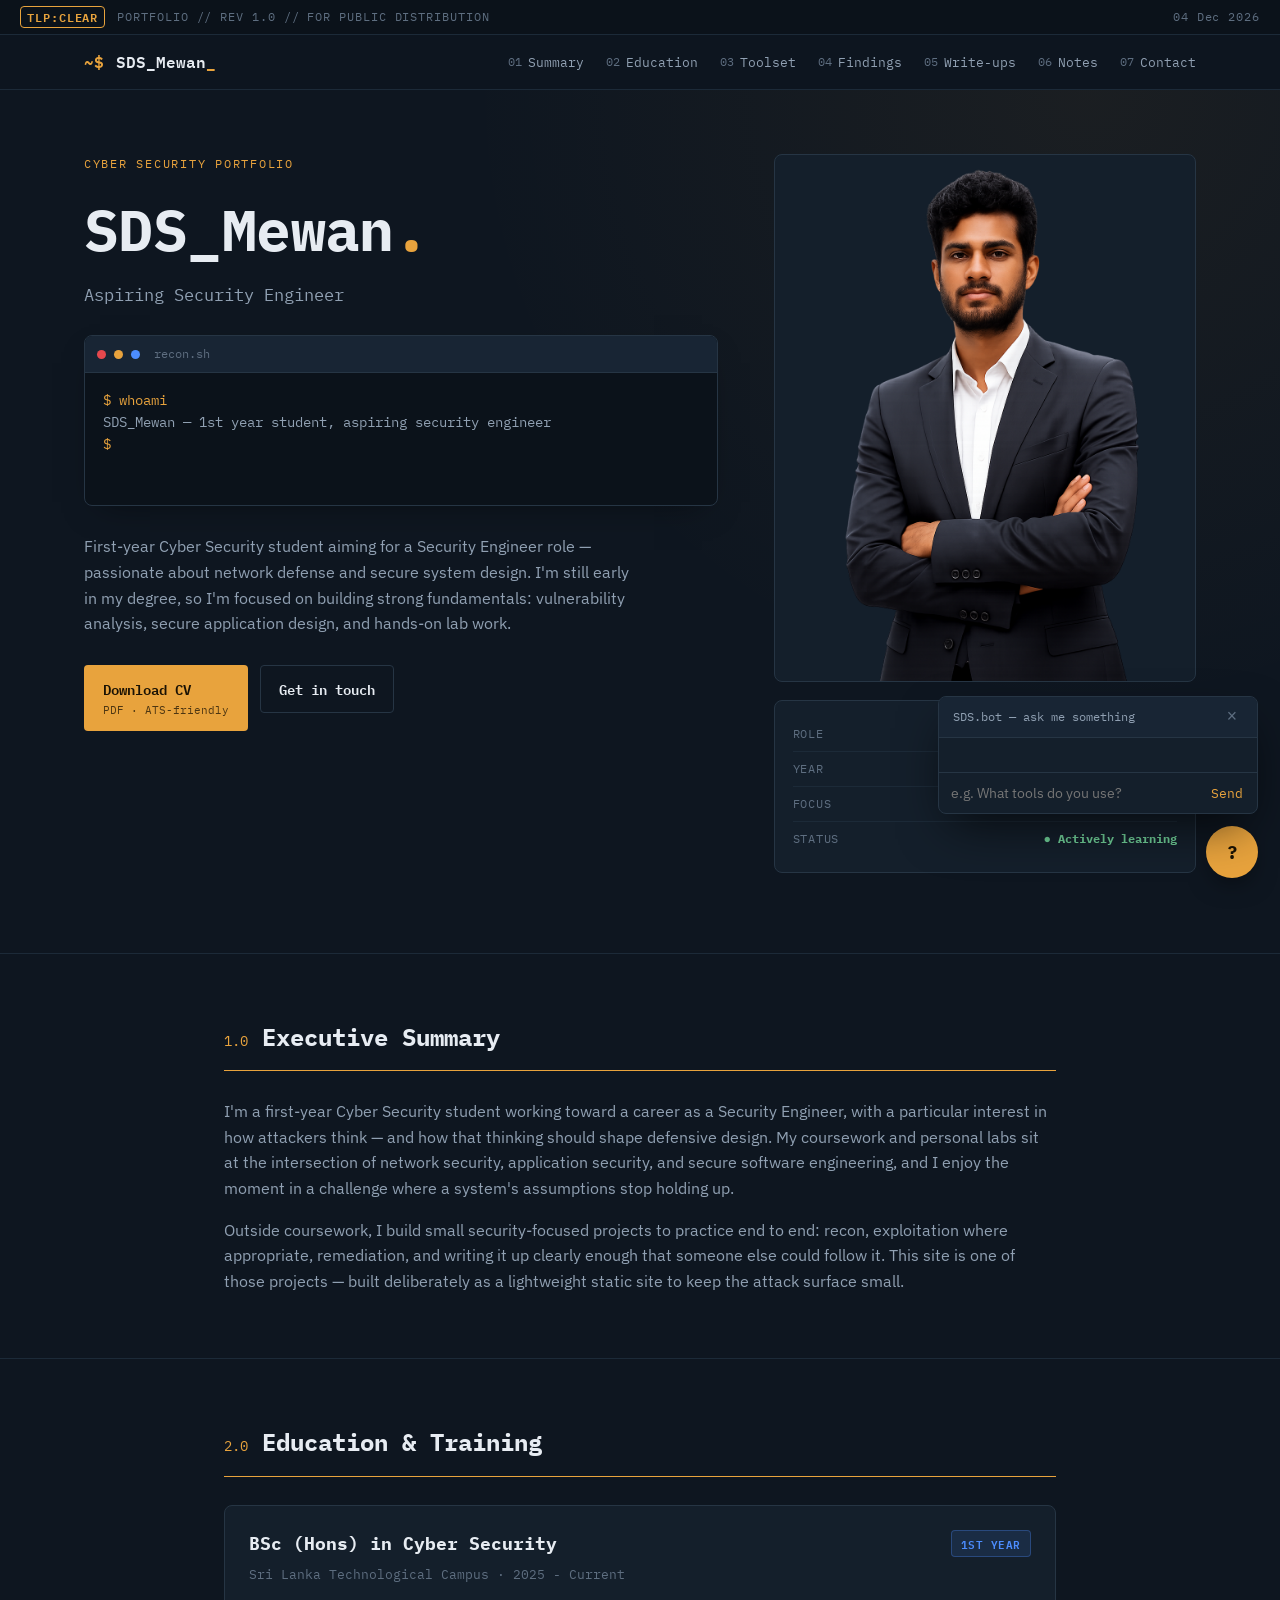
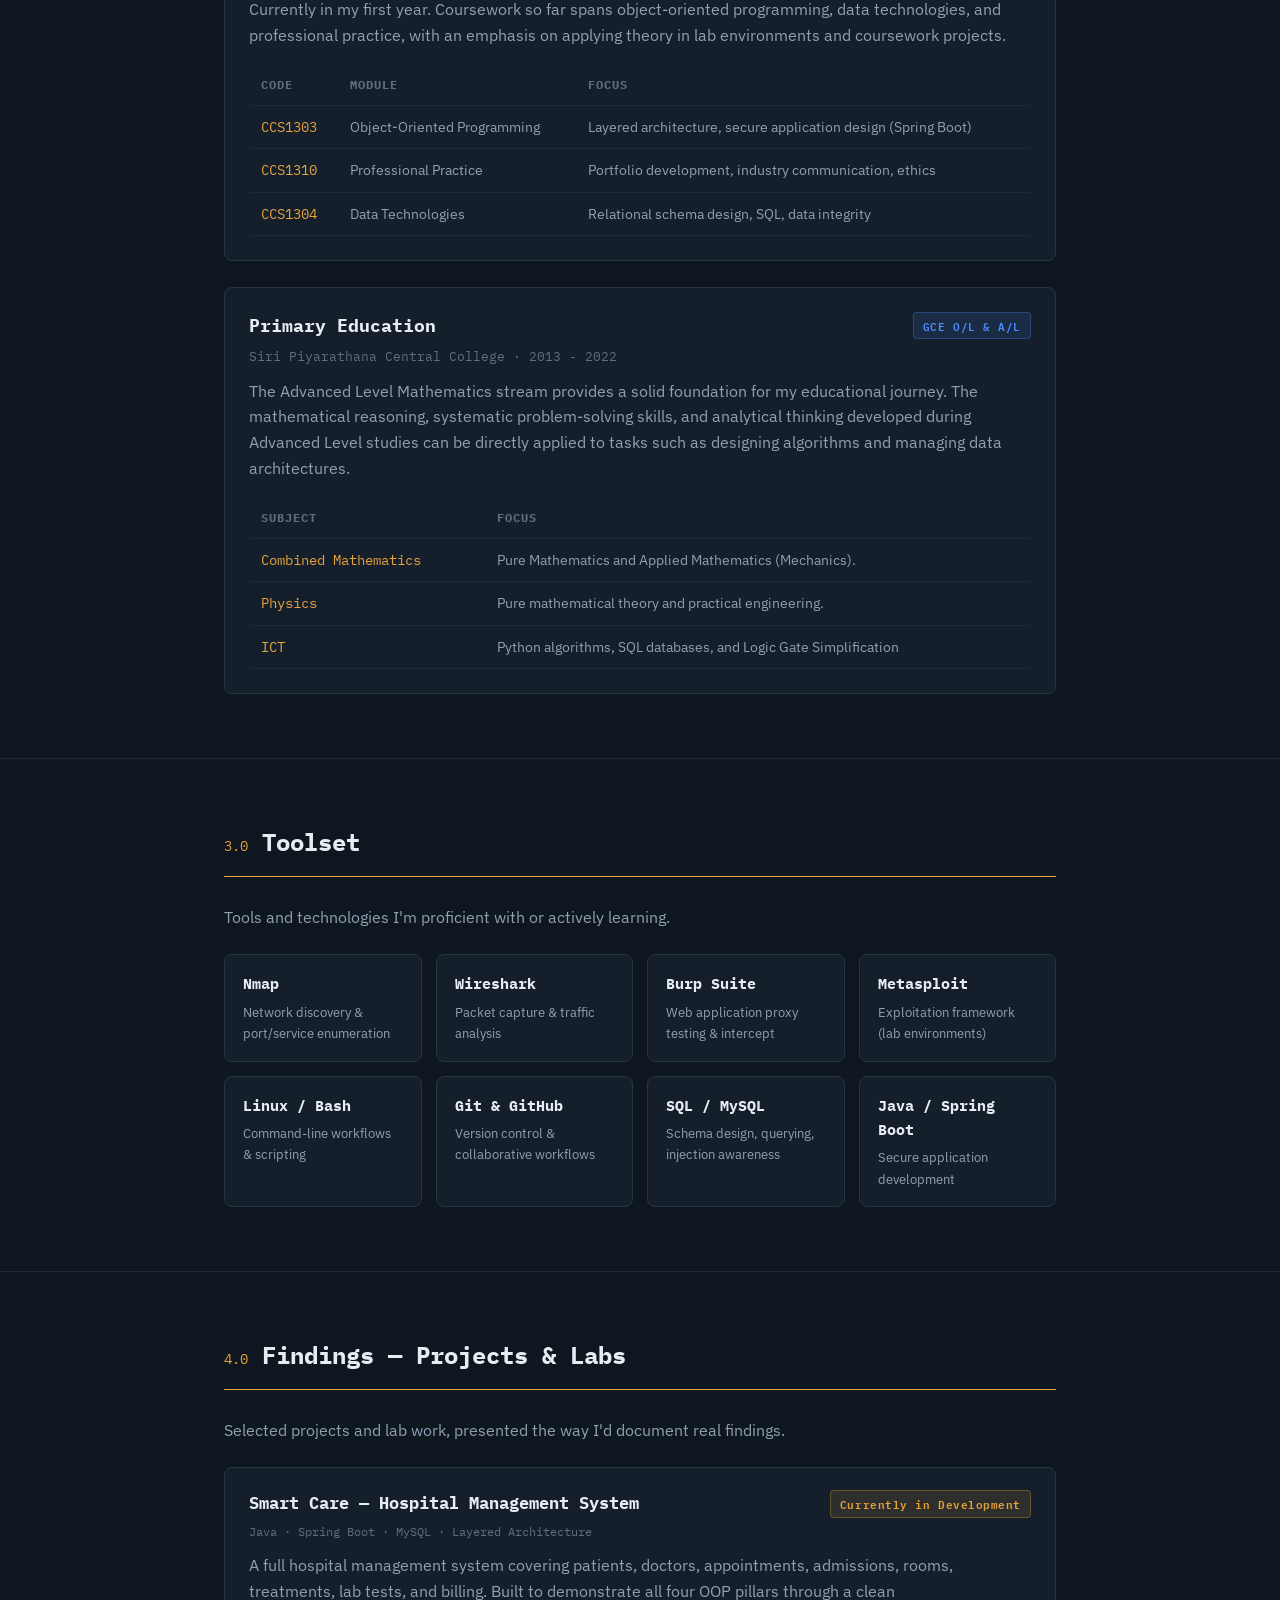
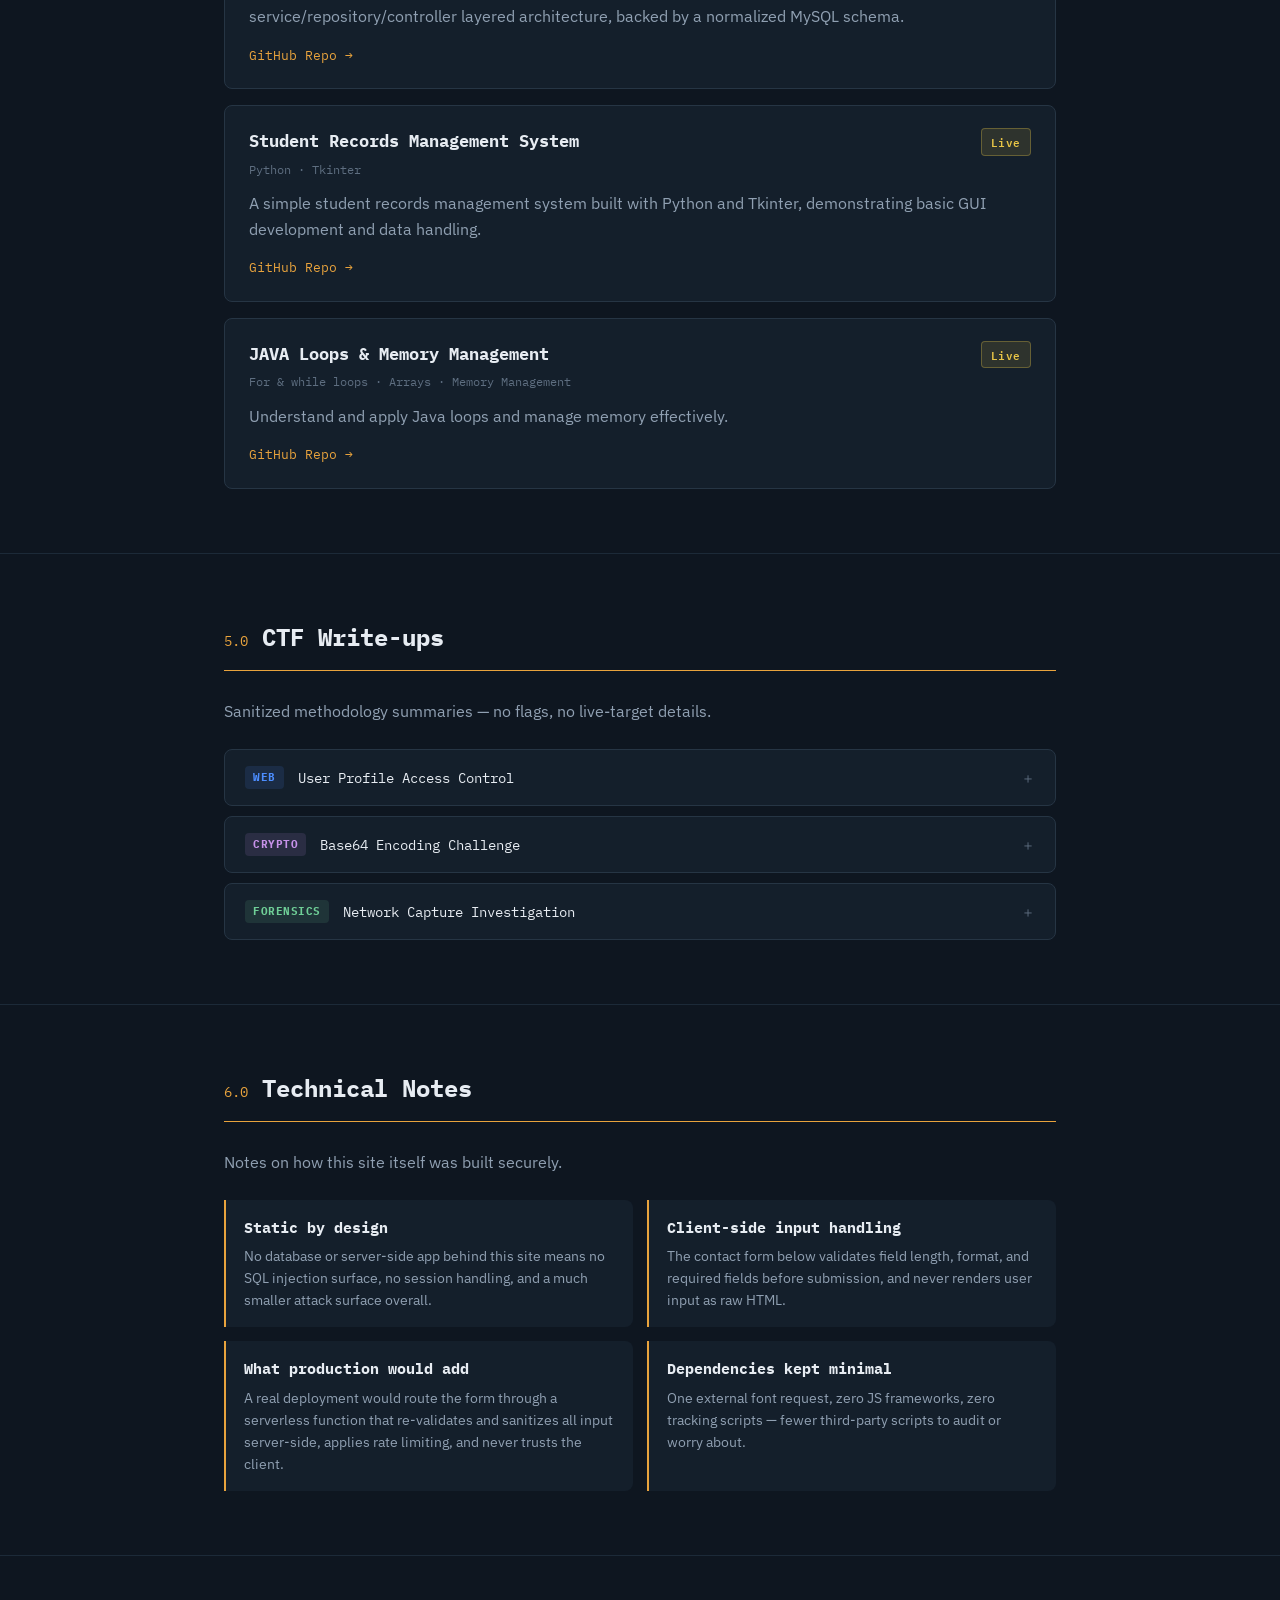
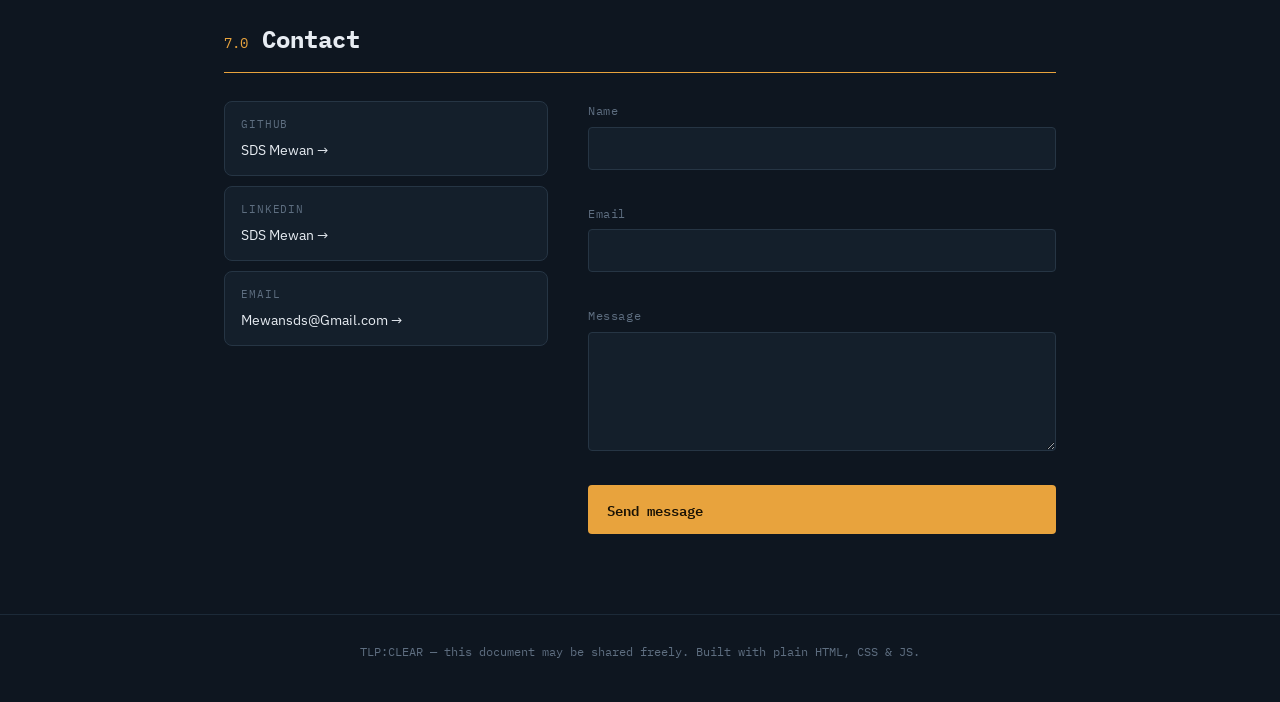
<file: index.html>
<!DOCTYPE html>
<html lang="en">

<head>
  <meta charset="UTF-8">
  <meta name="viewport" content="width=device-width, initial-scale=1.0">
  <title>SDS Mewan — Cyber Security Portfolio</title>
  <meta name="description"
    content="Cyber Security student portfolio — aspiring Security Engineer focused on network defense, secure application design, and hands-on lab work.">
  <link rel="preconnect" href="https://fonts.googleapis.com">
  <link rel="preconnect" href="https://fonts.gstatic.com" crossorigin>
  <link
    href="https://fonts.googleapis.com/css2?family=IBM+Plex+Mono:wght@400;500;600;700&family=IBM+Plex+Sans:wght@400;500;600;700&display=swap"
    rel="stylesheet">
  <link rel="stylesheet" href="css/style.css">
</head>

<body>

  <!-- Classification strip -->
  <div class="tlp-strip">
    <span class="tlp-tag">TLP:CLEAR</span>
    <span class="tlp-text">PORTFOLIO // REV 1.0 // FOR PUBLIC DISTRIBUTION</span>
    <span class="tlp-date" id="tlp-date"></span>
  </div>

  <!-- Nav -->
  <header class="topbar">
    <div class="topbar-inner">
      <a href="#top" class="brand">
        <span class="brand-prompt">~$</span> SDS_Mewan<span class="cursor-blink">_</span>
      </a>
      <button class="nav-toggle" id="navToggle" aria-label="Toggle navigation" aria-expanded="false">
        <span></span><span></span><span></span>
      </button>
      <nav class="nav" id="mainNav">
        <a href="#about"><span class="num">01</span>Summary</a>
        <a href="#education"><span class="num">02</span>Education</a>
        <a href="#toolset"><span class="num">03</span>Toolset</a>
        <a href="#findings"><span class="num">04</span>Findings</a>
        <a href="#writeups"><span class="num">05</span>Write-ups</a>
        <a href="#notes"><span class="num">06</span>Notes</a>
        <a href="#contact"><span class="num">07</span>Contact</a>
      </nav>
    </div>
  </header>

  <!-- Hero -->
  <section class="hero" id="top">
    <div class="hero-inner">
      <div class="hero-text">
        <p class="eyebrow">Cyber Security Portfolio</p>
        <h1>SDS_Mewan<span class="accent-dot">.</span></h1>
        <p class="hero-role">Aspiring Security Engineer</p>

        <div class="terminal" id="heroTerminal" aria-hidden="true">
          <div class="terminal-bar">
            <span class="dot dot-a"></span><span class="dot dot-b"></span><span class="dot dot-c"></span>
            <span class="terminal-title">recon.sh</span>
          </div>
          <div class="terminal-body" id="terminalBody"></div>
        </div>

        <p class="hero-blurb">
          First-year Cyber Security student aiming for a Security Engineer role — passionate about
          network defense and secure system design. I'm still early in my degree, so I'm focused on
          building strong fundamentals: vulnerability analysis, secure application design, and
          hands-on lab work.
        </p>

        <div class="hero-actions">
          <a href="assets/SDS Mewan-CV.pdf" class="btn btn-primary" download>
            Download CV <span class="btn-meta">PDF · ATS-friendly</span>
          </a>
          <a href="#contact" class="btn btn-ghost">Get in touch</a>
        </div>
      </div>

      <div class="hero-photo-wrap">
        <div class="hero-photo">
          <img src="assets/profile-photo.png" alt="Portrait of Sudheera" id="profileImg"
            onerror="this.parentElement.classList.add('photo-fallback')">
          <div class="photo-placeholder-text">Add profile-photo.jpg<br>to /assets</div>
        </div>
        <div class="id-card">
          <div class="id-row"><span>ROLE</span><strong>Security Engineer (Aspiring)</strong></div>
          <div class="id-row"><span>YEAR</span><strong>1st Year Student</strong></div>
          <div class="id-row"><span>FOCUS</span><strong>AppSec · Network Defense</strong></div>
          <div class="id-row"><span>STATUS</span><strong class="status-active">● Actively learning</strong></div>
        </div>
      </div>
    </div>
  </section>

  <main>

    <!-- 01 About -->
    <section class="section" id="about">
      <div class="section-inner">
        <div class="section-head">
          <span class="section-num">1.0</span>
          <h2>Executive Summary</h2>
        </div>
        <div class="section-body">
          <p>
            I'm a first-year Cyber Security student working toward a career as a Security
            Engineer, with a particular interest in how attackers think — and how that thinking
            should shape defensive design. My coursework and personal labs sit at the
            intersection of network security, application security, and secure software
            engineering, and I enjoy the moment in a challenge where a system's assumptions stop
            holding up.
          </p>
          <p>
            Outside coursework, I build small security-focused projects to practice end to end:
            recon, exploitation where appropriate, remediation, and writing it up clearly enough
            that someone else could follow it. This site is one of those projects — built
            deliberately as a lightweight static site to keep the attack surface small.
          </p>
        </div>
      </div>
    </section>

    <!-- 02 Education -->
    <section class="section" id="education">
      <div class="section-inner">
        <div class="section-head">
          <span class="section-num">2.0</span>
          <h2>Education &amp; Training</h2>
        </div>
        <div class="section-body">
          <div class="edu-card">
            <div class="edu-top">
              <div>
                <h3>BSc (Hons) in Cyber Security</h3>
                <p class="edu-sub">Sri Lanka Technological Campus · 2025 - Current</p>
              </div>
              <span class="tag tag-low">1ST YEAR</span>
            </div>
            <p class="edu-desc">
              Currently in my first year. Coursework so far spans object-oriented programming,
              data technologies, and professional practice, with an emphasis on applying theory
              in lab environments and coursework projects.
            </p>
            <table class="module-table">
              <thead>
                <tr>
                  <th>Code</th>
                  <th>Module</th>
                  <th>Focus</th>
                </tr>
              </thead>
              <tbody>
                <tr>
                  <td>CCS1303</td>
                  <td>Object-Oriented Programming</td>
                  <td>Layered architecture, secure application design (Spring Boot)</td>
                </tr>
                <tr>
                  <td>CCS1310</td>
                  <td>Professional Practice</td>
                  <td>Portfolio development, industry communication, ethics</td>
                </tr>
                <tr>
                  <td>CCS1304</td>
                  <td>Data Technologies</td>
                  <td>Relational schema design, SQL, data integrity</td>
                </tr>
              </tbody>
            </table>
          </div>
        </div>

        <br>

        <div class="section-body">
          <div class="edu-card">
            <div class="edu-top">
              <div>
                <h3>Primary Education</h3>
                <p class="edu-sub">Siri Piyarathana Central College · 2013 - 2022</p>
              </div>
              <span class="tag tag-low">GCE O/L & A/L</span>
            </div>
            <p class="edu-desc">
              The Advanced Level Mathematics stream provides a solid foundation for my educational journey. The
              mathematical reasoning, systematic problem-solving skills, and analytical thinking developed during
              Advanced Level studies can be directly applied to tasks such as designing algorithms and managing data
              architectures.
            <table class="module-table">
              <thead>
                <tr>

                  <th>SUBJECT</th>
                  <th>Focus</th>
                </tr>
              </thead>
              <tbody>
                <tr>

                  <td>Combined Mathematics</td>
                  <td>Pure Mathematics and Applied Mathematics (Mechanics).</td>
                </tr>
                <tr>

                  <td>Physics</td>
                  <td>Pure mathematical theory and practical engineering.</td>
                </tr>
                <tr>

                  <td>ICT</td>
                  <td> Python algorithms, SQL databases, and Logic Gate Simplification</td>
                </tr>
              </tbody>
            </table>
          </div>
        </div>
      </div>
    </section>

    <!-- 03 Toolset -->
    <section class="section" id="toolset">
      <div class="section-inner">
        <div class="section-head">
          <span class="section-num">3.0</span>
          <h2>Toolset</h2>
        </div>
        <div class="section-body">
          <p class="section-lead">Tools and technologies I'm proficient with or actively learning.</p>
          <div class="tool-grid">
            <div class="tool-card">
              <h4>Nmap</h4>
              <p>Network discovery &amp; port/service enumeration</p>
            </div>
            <div class="tool-card">
              <h4>Wireshark</h4>
              <p>Packet capture &amp; traffic analysis</p>
            </div>
            <div class="tool-card">
              <h4>Burp Suite</h4>
              <p>Web application proxy testing &amp; intercept</p>
            </div>
            <div class="tool-card">
              <h4>Metasploit</h4>
              <p>Exploitation framework (lab environments)</p>
            </div>
            <div class="tool-card">
              <h4>Linux / Bash</h4>
              <p>Command-line workflows &amp; scripting</p>
            </div>
            <div class="tool-card">
              <h4>Git &amp; GitHub</h4>
              <p>Version control &amp; collaborative workflows</p>
            </div>
            <div class="tool-card">
              <h4>SQL / MySQL</h4>
              <p>Schema design, querying, injection awareness</p>
            </div>
            <div class="tool-card">
              <h4>Java / Spring Boot</h4>
              <p>Secure application development</p>
            </div>
          </div>
        </div>
      </div>
    </section>

    <!-- 04 Findings / Projects -->
    <section class="section" id="findings">
      <div class="section-inner">
        <div class="section-head">
          <span class="section-num">4.0</span>
          <h2>Findings — Projects &amp; Labs</h2>
        </div>
        <div class="section-body">
          <p class="section-lead">Selected projects and lab work, presented the way I'd document real findings.</p>

          <div class="finding-card">
            <div class="finding-top">
              <h3>Smart Care — Hospital Management System</h3>
              <span class="tag tag-high">Currently in Development</span>
            </div>
            <p class="finding-meta">Java · Spring Boot · MySQL · Layered Architecture</p>
            <p>
              A full hospital management system covering patients, doctors, appointments,
              admissions, rooms, treatments, lab tests, and billing. Built to demonstrate all
              four OOP pillars through a clean service/repository/controller layered
              architecture, backed by a normalized MySQL schema.
            </p>
            <div class="finding-links">
              <a href="https://github.com/SDSMewan/Smart-Care-Hospital-Management-System" class="pill-link">GitHub Repo
                →</a>
            </div>
          </div>

          <div class="finding-card">
            <div class="finding-top">
              <h3>Student Records Management System</h3>
              <span class="tag tag-medium">Live</span>
            </div>
            <p class="finding-meta">Python · Tkinter</p>
            <p>A simple student records management system built with Python and Tkinter, demonstrating basic GUI
              development and data handling.</p>
            <div class="finding-links">
              <a href="https://github.com/SDSMewan/Student-Management-System" class="pill-link">GitHub Repo →</a>
            </div>
          </div>

          <div class="finding-card">
            <div class="finding-top">
              <h3>JAVA Loops & Memory Management</h3>
              <span class="tag tag-medium">Live</span>
            </div>
            <p class="finding-meta">For & while loops · Arrays · Memory Management</p>
            <p>Understand and apply Java loops and manage memory effectively.</p>
            <div class="finding-links">
              <a href="https://github.com/SDSMewan/JAVA-Loops-Memory-Management" class="pill-link">GitHub Repo →</a>
            </div>
          </div>
        </div>
      </div>
    </section>

    <!-- 05 CTF Write-ups -->
    <section class="section" id="writeups">
      <div class="section-inner">
        <div class="section-head">
          <span class="section-num">5.0</span>
          <h2>CTF Write-ups</h2>
        </div>
        <div class="section-body">
          <p class="section-lead">Sanitized methodology summaries — no flags, no live-target details.</p>

          <div class="writeup-list">
            <details class="writeup">
              <summary>
                <span class="cat cat-web">WEB</span>
                <span class="writeup-title">User Profile Access Control</span>
                <span class="writeup-toggle">＋</span>
              </summary>
              <div class="writeup-body">
                <p><strong>Objective:</strong> Determine whether user profile information was properly protected and
                  identify any unauthorized access issues.</p>
                <p><strong>Approach:</strong> Reviewed the application's authentication flow and examined how profile
                  pages were accessed after logging in. Observed how different user accounts interacted with the same
                  feature and compared responses while staying within the challenge environment.
                  Focused on identifying inconsistencies in authorization rather than attempting to exploit real
                  systems.</p>
                <p><strong>Outcome:</strong> Learned how <b>Broken Access Control (IDOR - Insecure Direct Object
                    Reference)</b> can occur when applications verify authentication but fail to enforce proper
                  authorization.
                  The challenge reinforced the importance of server-side permission checks.</p>
              </div>
            </details>

            <details class="writeup">
              <summary>
                <span class="cat cat-crypto">CRYPTO</span>
                <span class="writeup-title">Base64 Encoding Challenge</span>
                <span class="writeup-toggle">＋</span>
              </summary>
              <div class="writeup-body">
                <p><strong>Objective:</strong> Determine the original message from an encoded string.</p>
                <p><strong>Approach:</strong> Recognized the format as a common text encoding rather than encryption.
                  Used standard decoding techniques to recover the original content and verified the output for
                  consistency.</p>
                <p><strong>Outcome:</strong> Improved understanding of the difference between <b>encoding</b>,
                  <b>encryption</b>, and
                  <b>hashing</b>. Learned that Base64 is designed for data representation and does not provide
                  confidentiality.
                </p>
              </div>
            </details>

            <details class="writeup">
              <summary>
                <span class="cat cat-forensics">FORENSICS</span>
                <span class="writeup-title">Network Capture Investigation</span>
                <span class="writeup-toggle">＋</span>
              </summary>
              <div class="writeup-body">
                <p><strong>Objective:</strong> Analyze a packet capture (PCAP) file to identify significant network
                  activity.</p>
                <p><strong>Approach:</strong> Reviewed captured network traffic, identified relevant protocols, and
                  examined communication patterns within the challenge dataset. Focused on understanding the sequence of
                  events rather than performing active exploitation.</p>
                <p><strong>Outcome:</strong> Developed skills in <b>network traffic</b> analysis and learned how packet
                  captures can help reconstruct events during an investigation. The challenge reinforced the value of
                  protocol analysis and systematic evidence review in digital forensics.</p>
              </div>
            </details>
          </div>
        </div>
      </div>
    </section>

    <!-- 06 Technical Notes -->
    <section class="section" id="notes">
      <div class="section-inner">
        <div class="section-head">
          <span class="section-num">6.0</span>
          <h2>Technical Notes</h2>
        </div>
        <div class="section-body">
          <p class="section-lead">Notes on how this site itself was built securely.</p>
          <div class="notes-grid">
            <div class="note-card">
              <h4>Static by design</h4>
              <p>No database or server-side app behind this site means no SQL injection surface, no session handling,
                and a much smaller attack surface overall.</p>
            </div>
            <div class="note-card">
              <h4>Client-side input handling</h4>
              <p>The contact form below validates field length, format, and required fields before submission, and never
                renders user input as raw HTML.</p>
            </div>
            <div class="note-card">
              <h4>What production would add</h4>
              <p>A real deployment would route the form through a serverless function that re-validates and sanitizes
                all input server-side, applies rate limiting, and never trusts the client.</p>
            </div>
            <div class="note-card">
              <h4>Dependencies kept minimal</h4>
              <p>One external font request, zero JS frameworks, zero tracking scripts — fewer third-party scripts to
                audit or worry about.</p>
            </div>
          </div>
        </div>
      </div>
    </section>

    <!-- 07 Contact -->
    <section class="section" id="contact">
      <div class="section-inner">
        <div class="section-head">
          <span class="section-num">7.0</span>
          <h2>Contact</h2>
        </div>
        <div class="section-body">
          <div class="contact-grid">
            <div class="contact-links">
              <a class="contact-link" href="https://github.com/SDSMewan" target="_blank" rel="noopener noreferrer">
                <span class="cl-label">GitHub</span>
                <span class="cl-value">SDS Mewan →</span>
              </a>
              <a class="contact-link" href="https://www.linkedin.com/in/sds-mewan/" target="_blank"
                rel="noopener noreferrer">
                <span class="cl-label">LinkedIn</span>
                <span class="cl-value">SDS Mewan →</span>
              </a>
              <a class="contact-link" href="mailto:SDSMewan@gmail.com">
                <span class="cl-label">Email</span>
                <span class="cl-value">Mewansds@Gmail.com →</span>
              </a>
            </div>

            <form class="contact-form" id="contactForm" novalidate>
              <div class="form-row">
                <label for="cf-name">Name</label>
                <input type="text" id="cf-name" name="name" maxlength="80" required>
                <span class="form-error" id="err-name"></span>
              </div>
              <div class="form-row">
                <label for="cf-email">Email</label>
                <input type="email" id="cf-email" name="email" maxlength="120" required>
                <span class="form-error" id="err-email"></span>
              </div>
              <div class="form-row">
                <label for="cf-message">Message</label>
                <textarea id="cf-message" name="message" maxlength="1000" rows="5" required></textarea>
                <span class="form-error" id="err-message"></span>
              </div>
              <button type="submit" class="btn btn-primary">Send message</button>
              <p class="form-note" id="formNote"></p>
            </form>
          </div>
        </div>
      </div>
    </section>

  </main>

  <!-- SDS.bot chatbot -->
  <div class="chat-widget" id="chatWidget">
    <button class="chat-toggle" id="chatToggle" aria-label="Open FAQ assistant">
      <span class="chat-toggle-icon">?</span>
    </button>
    <div class="chat-panel" id="chatPanel" hidden>
      <div class="chat-header">
        <span>SDS.bot — ask me something</span>
        <button id="chatClose" aria-label="Close">×</button>
      </div>
      <div class="chat-log" id="chatLog"></div>
      <div class="chat-suggestions" id="chatSuggestions"></div>
      <form class="chat-input-row" id="chatForm">
        <input type="text" id="chatInput" maxlength="120" placeholder="e.g. What tools do you use?" autocomplete="off">
        <button type="submit">Send</button>
      </form>
    </div>
  </div>

  <footer class="site-footer">
    <p>TLP:CLEAR — this document may be shared freely. Built with plain HTML, CSS &amp; JS.</p>
  </footer>

  <script src="js/main.js"></script>
</body>

</html>
</file>
<file: css/style.css>
/* ============================================
   TOKENS
   ============================================ */
:root {
  --bg: #0E1620;
  --bg-alt: #0B121A;
  --panel: #141F2B;
  --panel-2: #182534;
  --border: #263544;
  --border-soft: #1C2A38;

  --text: #E7ECF2;
  --text-muted: #90A0B2;
  --text-faint: #5E6E80;

  --accent: #E8A33D;
  --accent-soft: rgba(232, 163, 61, 0.12);
  --accent-strong: #F2B255;

  --sev-critical: #E5484D;
  --sev-high: #E8A33D;
  --sev-medium: #E8C547;
  --sev-low: #4C8DFF;

  --mono: 'IBM Plex Mono', 'SFMono-Regular', Consolas, monospace;
  --sans: 'IBM Plex Sans', -apple-system, BlinkMacSystemFont, 'Segoe UI', sans-serif;

  --radius-sm: 4px;
  --radius-md: 8px;
  --content-w: 880px;
}

* { box-sizing: border-box; }
html { scroll-behavior: smooth; }

body {
  margin: 0;
  background: var(--bg);
  color: var(--text);
  font-family: var(--sans);
  line-height: 1.6;
  -webkit-font-smoothing: antialiased;
}

@media (prefers-reduced-motion: reduce) {
  html { scroll-behavior: auto; }
  * { animation-duration: 0.001ms !important; animation-iteration-count: 1 !important; transition-duration: 0.001ms !important; }
}

a { color: inherit; text-decoration: none; }
h1, h2, h3, h4 { font-family: var(--mono); margin: 0; }
p { margin: 0 0 1em; color: var(--text-muted); }
p:last-child { margin-bottom: 0; }

:focus-visible {
  outline: 2px solid var(--accent);
  outline-offset: 2px;
  border-radius: 2px;
}

/* ============================================
   TLP STRIP
   ============================================ */
.tlp-strip {
  background: var(--bg-alt);
  border-bottom: 1px solid var(--border-soft);
  font-family: var(--mono);
  font-size: 0.72rem;
  letter-spacing: 0.08em;
  padding: 6px 20px;
  display: flex;
  align-items: center;
  gap: 12px;
  color: var(--text-faint);
  flex-wrap: wrap;
}
.tlp-tag {
  color: var(--accent);
  font-weight: 600;
  border: 1px solid var(--accent);
  padding: 1px 6px;
  border-radius: var(--radius-sm);
}
.tlp-date { margin-left: auto; }

/* ============================================
   TOPBAR
   ============================================ */
.topbar {
  position: sticky;
  top: 0;
  z-index: 100;
  background: rgba(14, 22, 32, 0.9);
  backdrop-filter: blur(8px);
  border-bottom: 1px solid var(--border-soft);
}
.topbar-inner {
  max-width: 1160px;
  margin: 0 auto;
  padding: 14px 24px;
  display: flex;
  align-items: center;
  justify-content: space-between;
}
.brand {
  font-family: var(--mono);
  font-weight: 600;
  font-size: 1rem;
  color: var(--text);
}
.brand-prompt { color: var(--accent); margin-right: 2px; }
.cursor-blink {
  color: var(--accent);
  animation: blink 1.1s steps(1) infinite;
}
@keyframes blink { 50% { opacity: 0; } }

.nav {
  display: flex;
  gap: 22px;
}
.nav a {
  font-family: var(--mono);
  font-size: 0.82rem;
  color: var(--text-muted);
  display: flex;
  align-items: center;
  gap: 6px;
  transition: color 0.15s ease;
}
.nav a:hover { color: var(--accent); }
.nav .num { color: var(--text-faint); font-size: 0.72rem; }

.nav-toggle {
  display: none;
  flex-direction: column;
  gap: 4px;
  background: none;
  border: none;
  cursor: pointer;
  padding: 6px;
}
.nav-toggle span {
  width: 20px;
  height: 2px;
  background: var(--text);
  display: block;
}

/* ============================================
   HERO
   ============================================ */
.hero {
  border-bottom: 1px solid var(--border-soft);
  background:
    radial-gradient(circle at 85% 0%, rgba(232,163,61,0.06), transparent 45%),
    var(--bg);
}
.hero-inner {
  max-width: 1160px;
  margin: 0 auto;
  padding: 64px 24px 80px;
  display: grid;
  grid-template-columns: 1.35fr 0.9fr;
  gap: 56px;
  align-items: start;
}
.eyebrow {
  font-family: var(--mono);
  color: var(--accent);
  font-size: 0.78rem;
  letter-spacing: 0.14em;
  text-transform: uppercase;
  margin-bottom: 10px;
}
.hero-text h1 {
  font-size: clamp(2.4rem, 5vw, 3.6rem);
  font-weight: 700;
  letter-spacing: -0.01em;
}
.accent-dot { color: var(--accent); }
.hero-role {
  font-family: var(--mono);
  color: var(--text-muted);
  font-size: 1.05rem;
  margin-top: 6px;
  margin-bottom: 26px;
}

.terminal {
  background: var(--bg-alt);
  border: 1px solid var(--border);
  border-radius: var(--radius-md);
  overflow: hidden;
  margin-bottom: 28px;
  box-shadow: 0 12px 32px -16px rgba(0,0,0,0.5);
}
.terminal-bar {
  display: flex;
  align-items: center;
  gap: 8px;
  padding: 9px 12px;
  background: var(--panel-2);
  border-bottom: 1px solid var(--border);
}
.dot { width: 9px; height: 9px; border-radius: 50%; display: inline-block; }
.dot-a { background: var(--sev-critical); }
.dot-b { background: var(--sev-high); }
.dot-c { background: var(--sev-low); }
.terminal-title {
  font-family: var(--mono);
  font-size: 0.72rem;
  color: var(--text-faint);
  margin-left: 6px;
}
.terminal-body {
  font-family: var(--mono);
  font-size: 0.86rem;
  padding: 16px 18px;
  min-height: 132px;
  color: #B8E6C1;
}
.terminal-body .line { display: block; white-space: pre-wrap; }
.terminal-body .prompt { color: var(--accent); }
.terminal-body .result { color: var(--text-muted); }

.hero-blurb { max-width: 56ch; }

.hero-actions {
  display: flex;
  gap: 12px;
  margin-top: 28px;
  flex-wrap: wrap;
}
.btn {
  font-family: var(--mono);
  font-size: 0.85rem;
  font-weight: 600;
  padding: 12px 18px;
  border-radius: var(--radius-sm);
  display: inline-flex;
  flex-direction: column;
  gap: 2px;
  border: 1px solid transparent;
  cursor: pointer;
  transition: transform 0.12s ease, border-color 0.12s ease, background 0.12s ease;
}
.btn:hover { transform: translateY(-1px); }
.btn-primary { background: var(--accent); color: #1A1204; }
.btn-primary:hover { background: var(--accent-strong); }
.btn-meta { font-size: 0.66rem; font-weight: 400; opacity: 0.75; text-transform: none; letter-spacing: 0; }
.btn-ghost {
  border-color: var(--border);
  color: var(--text);
  background: transparent;
  align-self: flex-start;
  justify-content: center;
}
.btn-ghost:hover { border-color: var(--accent); color: var(--accent); }

.hero-photo-wrap { display: flex; flex-direction: column; gap: 18px; }
.hero-photo {
  aspect-ratio: 4 / 5;
  border-radius: var(--radius-md);
  border: 1px solid var(--border);
  overflow: hidden;
  position: relative;
  background: var(--panel);
}
.hero-photo img { width: 100%; height: 100%; object-fit: cover; display: block; }
.photo-placeholder-text {
  display: none;
  position: absolute;
  inset: 0;
  align-items: center;
  justify-content: center;
  text-align: center;
  font-family: var(--mono);
  font-size: 0.78rem;
  color: var(--text-faint);
  padding: 20px;
  line-height: 1.5;
}
.photo-fallback img { display: none; }
.photo-fallback .photo-placeholder-text { display: flex; }

.id-card {
  border: 1px solid var(--border);
  border-radius: var(--radius-md);
  background: var(--panel);
  padding: 16px 18px;
  font-family: var(--mono);
  font-size: 0.78rem;
}
.id-row {
  display: flex;
  justify-content: space-between;
  padding: 7px 0;
  border-bottom: 1px solid var(--border-soft);
}
.id-row:last-child { border-bottom: none; }
.id-row span { color: var(--text-faint); letter-spacing: 0.06em; }
.status-active { color: #6FCF97; }

/* ============================================
   SECTIONS
   ============================================ */
.section { border-bottom: 1px solid var(--border-soft); }
.section-inner {
  max-width: var(--content-w);
  margin: 0 auto;
  padding: 64px 24px;
}
.section-head {
  display: flex;
  align-items: baseline;
  gap: 14px;
  margin-bottom: 28px;
  border-bottom: 1px solid var(--accent);
  padding-bottom: 14px;
}
.section-num {
  font-family: var(--mono);
  color: var(--accent);
  font-size: 0.9rem;
}
.section-head h2 { font-size: 1.5rem; }
.section-lead { color: var(--text-muted); margin-bottom: 24px; }

/* Education */
.edu-card {
  background: var(--panel);
  border: 1px solid var(--border);
  border-radius: var(--radius-md);
  padding: 24px;
}
.edu-top { display: flex; justify-content: space-between; align-items: flex-start; gap: 16px; margin-bottom: 12px; flex-wrap: wrap; }
.edu-top h3 { font-size: 1.1rem; }
.edu-sub { font-family: var(--mono); font-size: 0.82rem; color: var(--text-faint); margin: 6px 0 0; }
.edu-desc { margin-top: 12px; }

.module-table { width: 100%; border-collapse: collapse; margin-top: 18px; font-size: 0.88rem; }
.module-table th, .module-table td { text-align: left; padding: 10px 12px; border-bottom: 1px solid var(--border-soft); }
.module-table th { font-family: var(--mono); font-size: 0.72rem; letter-spacing: 0.08em; color: var(--text-faint); text-transform: uppercase; }
.module-table td:first-child { font-family: var(--mono); color: var(--accent); white-space: nowrap; }
.module-table td { color: var(--text-muted); }

/* Tags */
.tag {
  font-family: var(--mono);
  font-size: 0.68rem;
  font-weight: 600;
  letter-spacing: 0.05em;
  padding: 4px 9px;
  border-radius: var(--radius-sm);
  white-space: nowrap;
  border: 1px solid transparent;
}
.tag-critical { color: var(--sev-critical); background: rgba(229,72,77,0.12); border-color: rgba(229,72,77,0.3); }
.tag-high { color: var(--sev-high); background: rgba(232,163,61,0.12); border-color: rgba(232,163,61,0.3); }
.tag-medium { color: var(--sev-medium); background: rgba(232,197,71,0.12); border-color: rgba(232,197,71,0.3); }
.tag-low { color: var(--sev-low); background: rgba(76,141,255,0.12); border-color: rgba(76,141,255,0.3); }

/* Toolset */
.tool-grid {
  display: grid;
  grid-template-columns: repeat(auto-fill, minmax(190px, 1fr));
  gap: 14px;
}
.tool-card {
  background: var(--panel);
  border: 1px solid var(--border);
  border-radius: var(--radius-md);
  padding: 16px 18px;
  transition: border-color 0.15s ease, transform 0.15s ease;
}
.tool-card:hover { border-color: var(--accent); transform: translateY(-2px); }
.tool-card h4 { font-size: 0.95rem; margin-bottom: 6px; }
.tool-card p { font-size: 0.84rem; margin: 0; }

/* Findings */
.finding-card {
  background: var(--panel);
  border: 1px solid var(--border);
  border-radius: var(--radius-md);
  padding: 22px 24px;
  margin-bottom: 16px;
}
.finding-card:last-child { margin-bottom: 0; }
.finding-top { display: flex; justify-content: space-between; align-items: flex-start; gap: 14px; margin-bottom: 4px; flex-wrap: wrap; }
.finding-top h3 { font-size: 1.05rem; }
.finding-meta { font-family: var(--mono); font-size: 0.76rem; color: var(--text-faint); margin-bottom: 12px; }
.finding-links { display: flex; gap: 16px; margin-top: 12px; }
.pill-link { font-family: var(--mono); font-size: 0.8rem; color: var(--accent); }
.pill-link:hover { text-decoration: underline; }

/* Write-ups */
.writeup-list { display: flex; flex-direction: column; gap: 10px; }
.writeup {
  background: var(--panel);
  border: 1px solid var(--border);
  border-radius: var(--radius-md);
  overflow: hidden;
}
.writeup summary {
  list-style: none;
  cursor: pointer;
  display: flex;
  align-items: center;
  gap: 14px;
  padding: 16px 20px;
  font-family: var(--mono);
  font-size: 0.9rem;
}
.writeup summary::-webkit-details-marker { display: none; }
.writeup-title { flex: 1; color: var(--text); }
.writeup-toggle { color: var(--text-faint); transition: transform 0.15s ease; }
.writeup[open] .writeup-toggle { transform: rotate(45deg); }
.writeup-body { padding: 0 20px 20px; font-size: 0.9rem; }
.writeup-body p { margin-bottom: 10px; }

.cat {
  font-family: var(--mono);
  font-size: 0.66rem;
  font-weight: 700;
  padding: 3px 8px;
  border-radius: var(--radius-sm);
  letter-spacing: 0.05em;
}
.cat-web { color: #4C8DFF; background: rgba(76,141,255,0.12); }
.cat-crypto { color: #C792EA; background: rgba(199,146,234,0.12); }
.cat-forensics { color: #6FCF97; background: rgba(111,207,151,0.12); }
.cat-pwn { color: var(--sev-critical); background: rgba(229,72,77,0.12); }
.cat-misc { color: var(--text-muted); background: rgba(144,160,178,0.12); }

/* Notes */
.notes-grid { display: grid; grid-template-columns: repeat(2, 1fr); gap: 14px; }
.note-card {
  border-left: 2px solid var(--accent);
  background: var(--panel);
  border-radius: 0 var(--radius-md) var(--radius-md) 0;
  padding: 16px 18px;
}
.note-card h4 { font-size: 0.92rem; margin-bottom: 6px; }
.note-card p { font-size: 0.86rem; margin: 0; }

/* Contact */
.contact-grid { display: grid; grid-template-columns: 0.9fr 1.3fr; gap: 40px; }
.contact-links { display: flex; flex-direction: column; gap: 10px; }
.contact-link {
  border: 1px solid var(--border);
  background: var(--panel);
  border-radius: var(--radius-md);
  padding: 14px 16px;
  display: flex;
  flex-direction: column;
  gap: 4px;
  transition: border-color 0.15s ease;
}
.contact-link:hover { border-color: var(--accent); }
.cl-label { font-family: var(--mono); font-size: 0.7rem; color: var(--text-faint); letter-spacing: 0.08em; text-transform: uppercase; }
.cl-value { font-size: 0.9rem; }

.contact-form { display: flex; flex-direction: column; gap: 16px; }
.form-row { display: flex; flex-direction: column; gap: 6px; }
.form-row label { font-family: var(--mono); font-size: 0.76rem; color: var(--text-faint); letter-spacing: 0.05em; }
.form-row input, .form-row textarea {
  background: var(--panel);
  border: 1px solid var(--border);
  border-radius: var(--radius-sm);
  color: var(--text);
  font-family: var(--sans);
  font-size: 0.92rem;
  padding: 11px 12px;
  resize: vertical;
}
.form-row input:focus, .form-row textarea:focus { border-color: var(--accent); }
.form-row.invalid input, .form-row.invalid textarea { border-color: var(--sev-critical); }
.form-error { font-size: 0.76rem; color: var(--sev-critical); min-height: 1em; }
.form-note { font-size: 0.82rem; color: var(--text-faint); margin: 0; }

/* ============================================
   CHAT WIDGET
   ============================================ */
.chat-widget { position: fixed; bottom: 22px; right: 22px; z-index: 200; }
.chat-toggle {
  width: 52px; height: 52px;
  border-radius: 50%;
  background: var(--accent);
  border: none;
  color: #1A1204;
  font-family: var(--mono);
  font-weight: 700;
  font-size: 1.1rem;
  cursor: pointer;
  box-shadow: 0 10px 26px -8px rgba(0,0,0,0.6);
  transition: transform 0.15s ease;
}
.chat-toggle:hover { transform: scale(1.06); }

.chat-panel {
  position: absolute;
  bottom: 64px;
  right: 0;
  width: 320px;
  max-height: 440px;
  background: var(--panel);
  border: 1px solid var(--border);
  border-radius: var(--radius-md);
  display: flex;
  flex-direction: column;
  box-shadow: 0 20px 50px -12px rgba(0,0,0,0.7);
  overflow: hidden;
}
.chat-header {
  background: var(--panel-2);
  padding: 10px 14px;
  font-family: var(--mono);
  font-size: 0.78rem;
  display: flex;
  justify-content: space-between;
  align-items: center;
  border-bottom: 1px solid var(--border);
  color: var(--text-muted);
}
.chat-header button { background: none; border: none; color: var(--text-faint); font-size: 1.1rem; cursor: pointer; line-height: 1; }
.chat-log { flex: 1; overflow-y: auto; padding: 12px 14px; display: flex; flex-direction: column; gap: 10px; font-size: 0.86rem; }
.chat-msg { max-width: 88%; padding: 8px 11px; border-radius: 10px; line-height: 1.45; }
.chat-msg.bot { background: var(--panel-2); color: var(--text-muted); align-self: flex-start; border-bottom-left-radius: 2px; }
.chat-msg.user { background: var(--accent-soft); color: var(--text); align-self: flex-end; border-bottom-right-radius: 2px; }
.chat-suggestions { display: flex; flex-wrap: wrap; gap: 6px; padding: 0 14px 10px; }
.chip { font-family: var(--mono); font-size: 0.7rem; background: var(--panel-2); border: 1px solid var(--border); color: var(--text-muted); padding: 5px 9px; border-radius: 999px; cursor: pointer; }
.chip:hover { border-color: var(--accent); color: var(--accent); }
.chat-input-row { display: flex; border-top: 1px solid var(--border); }
.chat-input-row input {
  flex: 1; background: transparent; border: none; color: var(--text);
  padding: 11px 12px; font-family: var(--sans); font-size: 0.86rem;
}
.chat-input-row button { background: none; border: none; color: var(--accent); font-family: var(--mono); font-size: 0.8rem; padding: 0 14px; cursor: pointer; }

/* Footer */
.site-footer { padding: 28px 24px 40px; text-align: center; }
.site-footer p { font-family: var(--mono); font-size: 0.74rem; color: var(--text-faint); margin: 0; }

/* Scroll reveal */
.reveal { opacity: 0; transform: translateY(14px); transition: opacity 0.5s ease, transform 0.5s ease; }
.reveal.in { opacity: 1; transform: translateY(0); }

/* ============================================
   RESPONSIVE
   ============================================ */
@media (max-width: 860px) {
  .hero-inner { grid-template-columns: 1fr; }
  .hero-photo-wrap { max-width: 320px; }
  .contact-grid { grid-template-columns: 1fr; }
  .notes-grid { grid-template-columns: 1fr; }
}

@media (max-width: 700px) {
  .nav-toggle { display: flex; }
  .nav {
    position: absolute;
    top: 100%; left: 0; right: 0;
    background: var(--bg-alt);
    border-bottom: 1px solid var(--border-soft);
    flex-direction: column;
    padding: 10px 24px 18px;
    gap: 4px;
    display: none;
  }
  .nav.open { display: flex; }
  .nav a { padding: 10px 0; border-bottom: 1px solid var(--border-soft); }
  .tlp-date { display: none; }
  .chat-panel { width: calc(100vw - 32px); right: -6px; }
}
</file>
